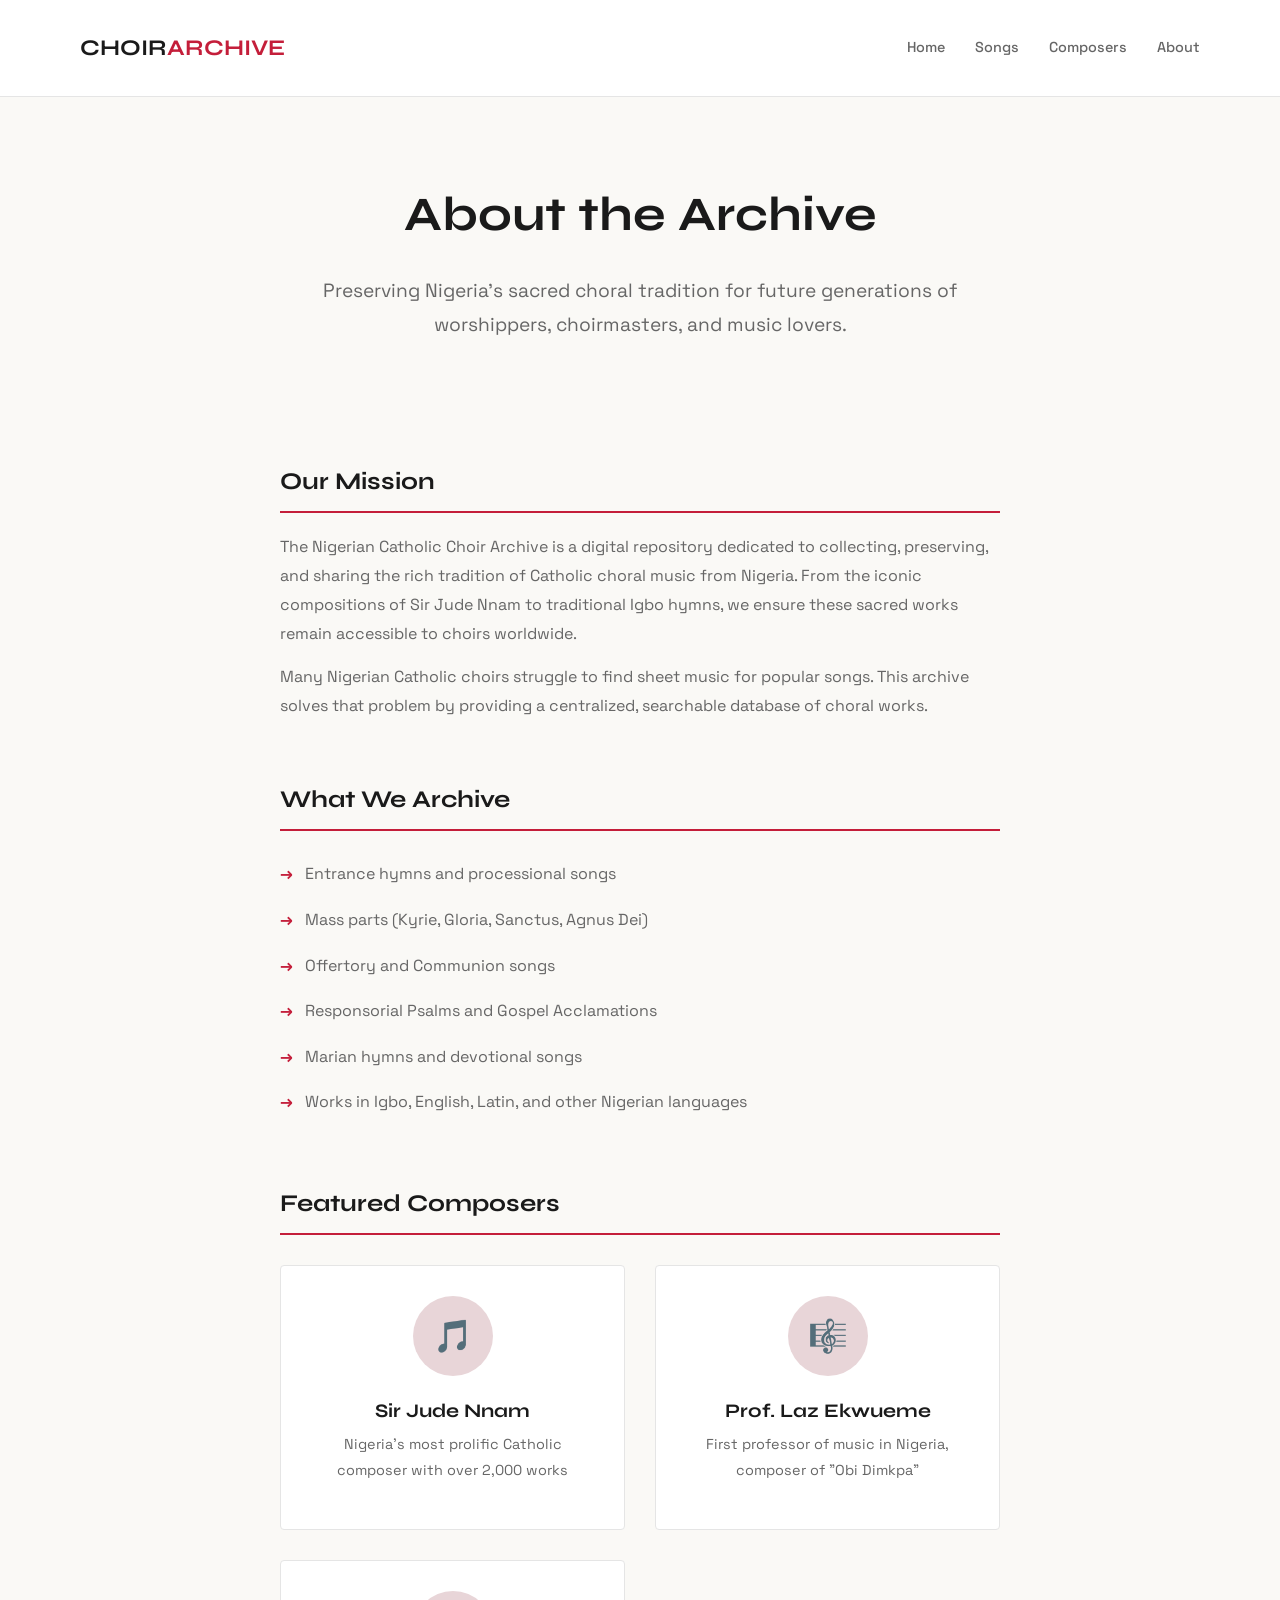
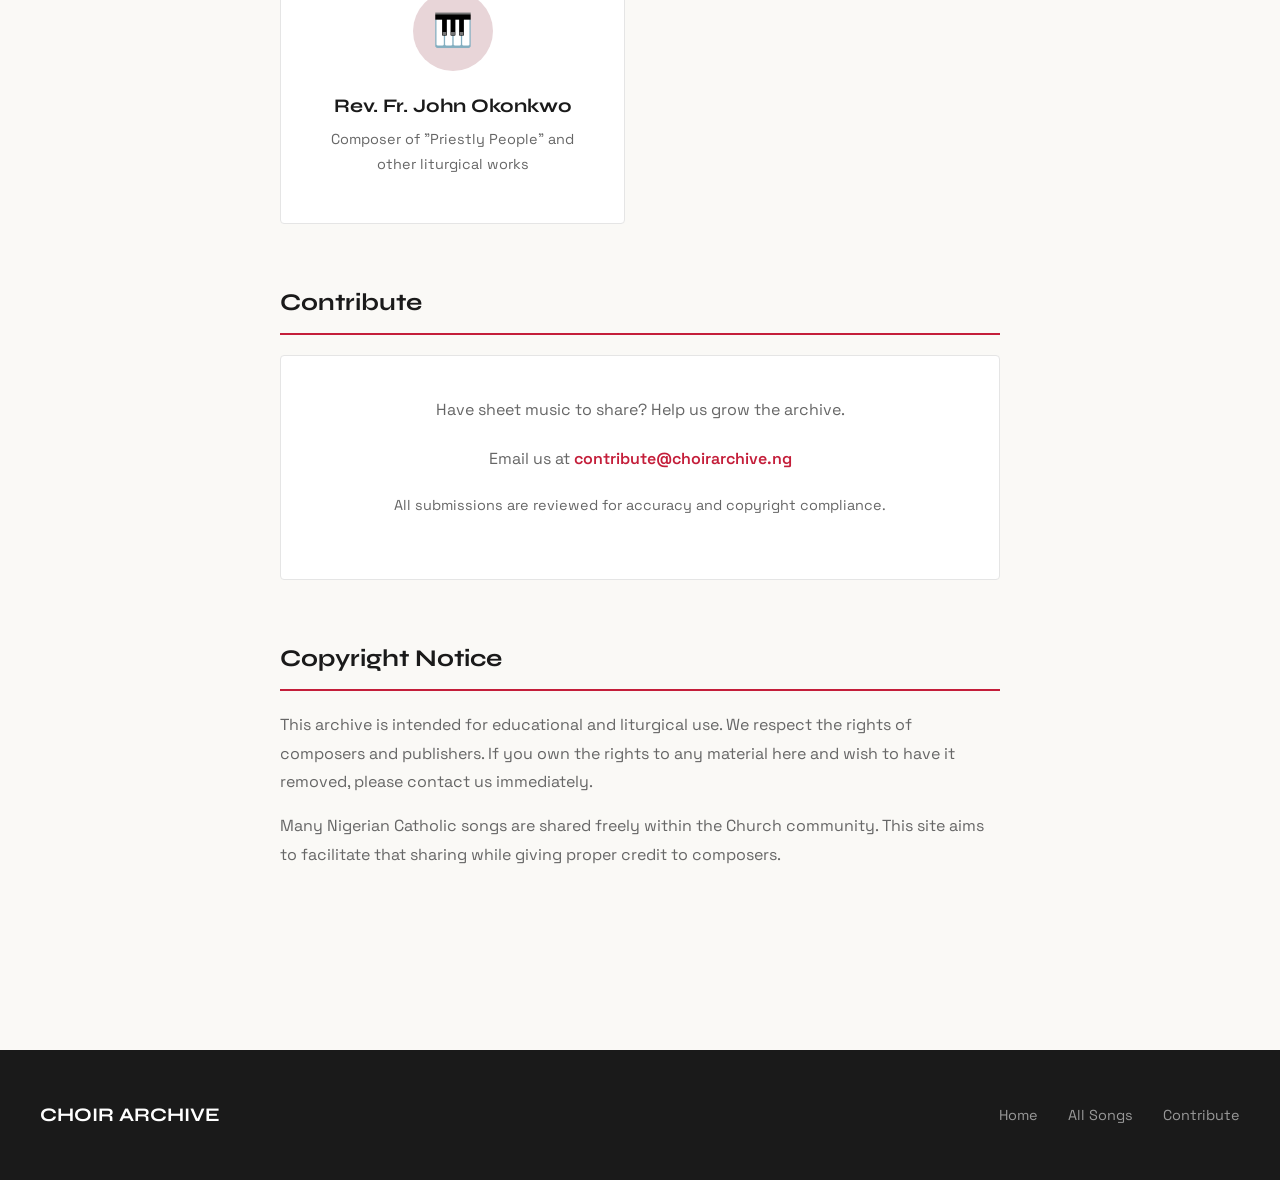
<file: about.html>
<!DOCTYPE html>
<html lang="en">
<head>
    <meta charset="UTF-8">
    <meta name="viewport" content="width=device-width, initial-scale=1.0">
    <title>About - Nigerian Catholic Choir Archive</title>
    <link href="https://fonts.googleapis.com/css2?family=Space+Grotesk:wght@300;400;500;600;700&family=Syne:wght@400;500;600;700;800&display=swap" rel="stylesheet">
    <link rel="stylesheet" href="css/style.css">
    <style>
        .about-hero {
            padding: 80px 40px;
            max-width: 800px;
            margin: 0 auto;
            text-align: center;
        }

        .about-hero h1 {
            font-family: 'Syne', sans-serif;
            font-size: 3rem;
            margin-bottom: 20px;
        }

        .about-hero p {
            font-size: 1.2rem;
            color: var(--text-muted);
            line-height: 1.8;
        }

        .about-content {
            max-width: 800px;
            margin: 0 auto;
            padding: 40px;
        }

        .about-section {
            margin-bottom: 60px;
        }

        .about-section h2 {
            font-family: 'Syne', sans-serif;
            font-size: 1.5rem;
            margin-bottom: 20px;
            padding-bottom: 10px;
            border-bottom: 2px solid var(--accent);
        }

        .about-section p {
            color: var(--text-muted);
            line-height: 1.8;
            margin-bottom: 15px;
        }

        .about-section ul {
            list-style: none;
            padding-left: 0;
        }

        .about-section li {
            padding: 10px 0;
            padding-left: 25px;
            position: relative;
            color: var(--text-muted);
        }

        .about-section li::before {
            content: '→';
            position: absolute;
            left: 0;
            color: var(--accent);
            font-weight: bold;
        }

        .team-grid {
            display: grid;
            grid-template-columns: repeat(auto-fit, minmax(250px, 1fr));
            gap: 30px;
            margin-top: 30px;
        }

        .team-member {
            background: var(--card);
            border: 1px solid var(--border);
            padding: 30px;
            text-align: center;
            border-radius: 4px;
        }

        .team-member .avatar {
            width: 80px;
            height: 80px;
            background: var(--accent-light);
            border-radius: 50%;
            margin: 0 auto 20px;
            display: flex;
            align-items: center;
            justify-content: center;
            font-size: 2rem;
        }

        .team-member h4 {
            font-family: 'Syne', sans-serif;
            font-size: 1.2rem;
            margin-bottom: 5px;
        }

        .team-member p {
            font-size: 0.9rem;
            color: var(--text-muted);
        }

        .contact-box {
            background: var(--card);
            border: 1px solid var(--border);
            padding: 40px;
            text-align: center;
            border-radius: 4px;
        }

        .contact-box p {
            margin-bottom: 20px;
        }

        .contact-box a {
            color: var(--accent);
            text-decoration: none;
            font-weight: 600;
        }

        .contact-box a:hover {
            text-decoration: underline;
        }
    </style>
</head>
<body>
    <header>
        <div class="header-content">
            <div class="logo">CHOIR<span>ARCHIVE</span></div>
            <nav>
                <a href="index.html">Home</a>
                <a href="songs.html">Songs</a>
                <a href="composers.html">Composers</a>
                <a href="about.html">About</a>
            </nav>
        </div>
    </header>

    <div class="about-hero">
        <h1>About the Archive</h1>
        <p>Preserving Nigeria's sacred choral tradition for future generations of worshippers, choirmasters, and music lovers.</p>
    </div>

    <div class="about-content">
        <div class="about-section">
            <h2>Our Mission</h2>
            <p>The Nigerian Catholic Choir Archive is a digital repository dedicated to collecting, preserving, and sharing the rich tradition of Catholic choral music from Nigeria. From the iconic compositions of Sir Jude Nnam to traditional Igbo hymns, we ensure these sacred works remain accessible to choirs worldwide.</p>
            <p>Many Nigerian Catholic choirs struggle to find sheet music for popular songs. This archive solves that problem by providing a centralized, searchable database of choral works.</p>
        </div>

        <div class="about-section">
            <h2>What We Archive</h2>
            <ul>
                <li>Entrance hymns and processional songs</li>
                <li>Mass parts (Kyrie, Gloria, Sanctus, Agnus Dei)</li>
                <li>Offertory and Communion songs</li>
                <li>Responsorial Psalms and Gospel Acclamations</li>
                <li>Marian hymns and devotional songs</li>
                <li>Works in Igbo, English, Latin, and other Nigerian languages</li>
            </ul>
        </div>

        <div class="about-section">
            <h2>Featured Composers</h2>
            <div class="team-grid">
                <div class="team-member">
                    <div class="avatar">🎵</div>
                    <h4>Sir Jude Nnam</h4>
                    <p>Nigeria's most prolific Catholic composer with over 2,000 works</p>
                </div>
                <div class="team-member">
                    <div class="avatar">🎼</div>
                    <h4>Prof. Laz Ekwueme</h4>
                    <p>First professor of music in Nigeria, composer of "Obi Dimkpa"</p>
                </div>
                <div class="team-member">
                    <div class="avatar">🎹</div>
                    <h4>Rev. Fr. John Okonkwo</h4>
                    <p>Composer of "Priestly People" and other liturgical works</p>
                </div>
            </div>
        </div>

        <div class="about-section">
            <h2>Contribute</h2>
            <div class="contact-box">
                <p>Have sheet music to share? Help us grow the archive.</p>
                <p>Email us at <a href="mailto:contribute@choirarchive.ng">contribute@choirarchive.ng</a></p>
                <p style="margin-top: 20px; font-size: 0.9rem;">All submissions are reviewed for accuracy and copyright compliance.</p>
            </div>
        </div>

        <div class="about-section">
            <h2>Copyright Notice</h2>
            <p>This archive is intended for educational and liturgical use. We respect the rights of composers and publishers. If you own the rights to any material here and wish to have it removed, please contact us immediately.</p>
            <p>Many Nigerian Catholic songs are shared freely within the Church community. This site aims to facilitate that sharing while giving proper credit to composers.</p>
        </div>
    </div>

    <footer>
        <div class="footer-content">
            <div class="footer-logo">CHOIR ARCHIVE</div>
            <div class="footer-links">
                <a href="index.html">Home</a>
                <a href="songs.html">All Songs</a>
                <a href="submit.html">Contribute</a>
            </div>
        </div>
    </footer>

    <script src="js/main.js"></script>
</body>
</html>
</file>
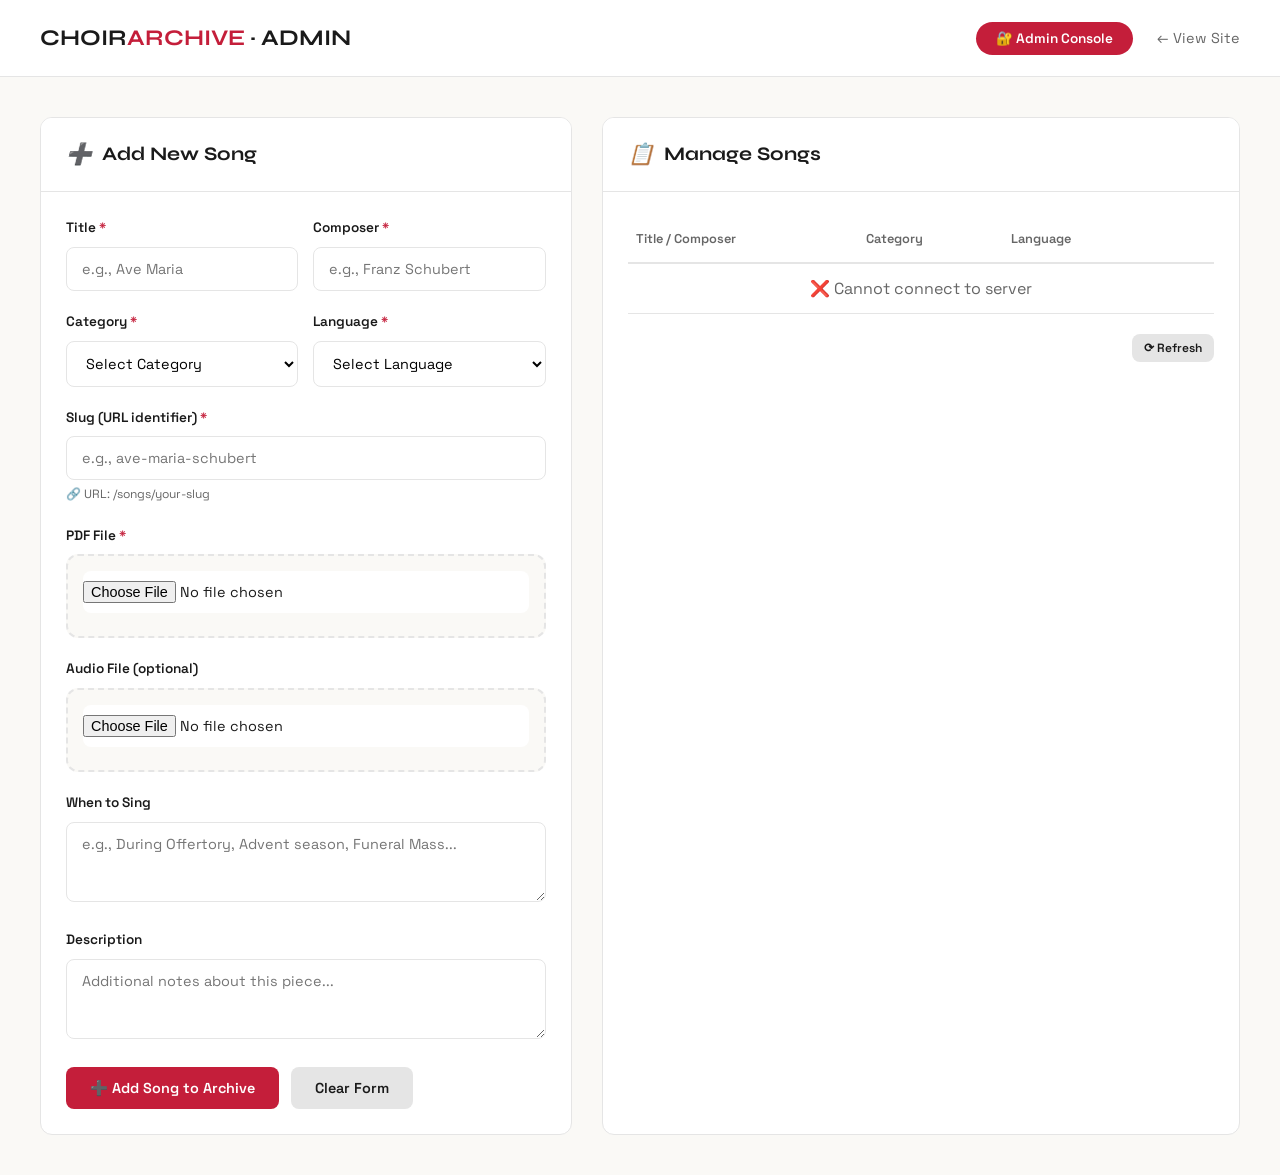
<file: admin.html>
<!DOCTYPE html>
<html lang="en">
<head>
    <meta charset="UTF-8">
    <meta name="viewport" content="width=device-width, initial-scale=1.0">
    <title>Admin Panel · Choir Archive</title>
    <link href="https://fonts.googleapis.com/css2?family=Space+Grotesk:wght@300;400;500;600;700&family=Syne:wght@400;500;600;700;800&display=swap" rel="stylesheet">
    <style>
        * {
            margin: 0;
            padding: 0;
            box-sizing: border-box;
        }

        :root {
            --bg: #faf9f6;
            --text: #1a1a1a;
            --text-muted: #666;
            --accent: #c41e3a;
            --accent-light: #e8d5d8;
            --border: #e5e5e5;
            --card: #ffffff;
            --success: #2e7d32;
            --error: #c62828;
        }

        body {
            font-family: 'Space Grotesk', sans-serif;
            background: var(--bg);
            color: var(--text);
            line-height: 1.6;
        }

        .admin-header {
            background: var(--card);
            border-bottom: 1px solid var(--border);
            padding: 20px 40px;
            position: sticky;
            top: 0;
            z-index: 100;
        }

        .admin-header-content {
            max-width: 1400px;
            margin: 0 auto;
            display: flex;
            justify-content: space-between;
            align-items: center;
        }

        .logo {
            font-family: 'Syne', sans-serif;
            font-size: 1.4rem;
            font-weight: 700;
        }

        .logo span {
            color: var(--accent);
        }

        .admin-badge {
            background: var(--accent);
            color: white;
            padding: 8px 20px;
            border-radius: 30px;
            font-size: 0.85rem;
            font-weight: 600;
        }

        .view-site {
            color: var(--text-muted);
            text-decoration: none;
            margin-left: 20px;
            font-size: 0.9rem;
        }

        .view-site:hover {
            color: var(--accent);
        }

        .admin-container {
            max-width: 1400px;
            margin: 0 auto;
            padding: 40px;
        }

        .alert {
            padding: 15px 20px;
            border-radius: 8px;
            margin-bottom: 30px;
            font-weight: 500;
            animation: slideIn 0.3s ease;
        }

        @keyframes slideIn {
            from {
                opacity: 0;
                transform: translateY(-10px);
            }
            to {
                opacity: 1;
                transform: translateY(0);
            }
        }

        .alert-success {
            background: #e8f5e9;
            border-left: 4px solid var(--success);
            color: var(--success);
        }

        .alert-error {
            background: #ffebee;
            border-left: 4px solid var(--error);
            color: var(--error);
        }

        .alert-info {
            background: #e3f2fd;
            border-left: 4px solid #1976d2;
            color: #1565c0;
        }

        .admin-grid {
            display: grid;
            grid-template-columns: 1fr 1.2fr;
            gap: 30px;
        }

        @media (max-width: 900px) {
            .admin-grid {
                grid-template-columns: 1fr;
            }
            .admin-container {
                padding: 20px;
            }
            .admin-header-content {
                flex-direction: column;
                gap: 15px;
            }
        }

        .card {
            background: var(--card);
            border: 1px solid var(--border);
            border-radius: 12px;
            overflow: hidden;
        }

        .card-header {
            padding: 20px 25px;
            background: var(--card);
            border-bottom: 1px solid var(--border);
            font-family: 'Syne', sans-serif;
            font-size: 1.2rem;
            font-weight: 700;
            display: flex;
            align-items: center;
            gap: 10px;
        }

        .card-header i {
            color: var(--accent);
            font-size: 1.3rem;
        }

        .card-body {
            padding: 25px;
        }

        .form-group {
            margin-bottom: 20px;
        }

        label {
            display: block;
            font-weight: 600;
            font-size: 0.85rem;
            margin-bottom: 8px;
            color: var(--text);
        }

        label .required {
            color: var(--accent);
        }

        input, select, textarea {
            width: 100%;
            padding: 12px 15px;
            border: 1px solid var(--border);
            border-radius: 8px;
            font-family: 'Space Grotesk', sans-serif;
            font-size: 0.9rem;
            transition: all 0.3s;
            background: var(--card);
        }

        input:focus, select:focus, textarea:focus {
            outline: none;
            border-color: var(--accent);
            box-shadow: 0 0 0 3px rgba(196, 30, 58, 0.1);
        }

        textarea {
            resize: vertical;
            min-height: 80px;
        }

        .form-row {
            display: grid;
            grid-template-columns: 1fr 1fr;
            gap: 15px;
        }

        .btn {
            padding: 12px 24px;
            border: none;
            border-radius: 8px;
            font-weight: 600;
            font-size: 0.9rem;
            cursor: pointer;
            transition: all 0.3s;
            font-family: 'Space Grotesk', sans-serif;
        }

        .btn-primary {
            background: var(--accent);
            color: white;
        }

        .btn-primary:hover {
            background: #a01830;
            transform: translateY(-1px);
        }

        .btn-secondary {
            background: var(--border);
            color: var(--text);
        }

        .btn-secondary:hover {
            background: #d4d4d4;
        }

        .btn-sm {
            padding: 6px 12px;
            font-size: 0.75rem;
        }

        .button-group {
            display: flex;
            gap: 12px;
            margin-top: 10px;
        }

        .songs-table-wrapper {
            overflow-x: auto;
        }

        .songs-table {
            width: 100%;
            border-collapse: collapse;
        }

        .songs-table th {
            text-align: left;
            padding: 12px 8px;
            border-bottom: 2px solid var(--border);
            font-weight: 600;
            font-size: 0.8rem;
            color: var(--text-muted);
        }

        .songs-table td {
            padding: 12px 8px;
            border-bottom: 1px solid var(--border);
            vertical-align: middle;
        }

        .song-title {
            font-weight: 600;
        }

        .song-composer {
            font-size: 0.8rem;
            color: var(--text-muted);
        }

        .category-badge {
            background: var(--accent-light);
            color: var(--accent);
            padding: 4px 10px;
            border-radius: 20px;
            font-size: 0.7rem;
            font-weight: 600;
            display: inline-block;
        }

        .delete-btn {
            background: none;
            border: none;
            color: var(--error);
            cursor: pointer;
            font-size: 1.1rem;
            padding: 5px 10px;
            transition: opacity 0.3s;
        }

        .delete-btn:hover {
            opacity: 0.7;
        }

        .empty-state {
            text-align: center;
            padding: 40px;
            color: var(--text-muted);
        }

        .loading {
            text-align: center;
            padding: 20px;
            color: var(--text-muted);
        }

        .spinner {
            display: inline-block;
            width: 20px;
            height: 20px;
            border: 2px solid var(--border);
            border-top-color: var(--accent);
            border-radius: 50%;
            animation: spin 0.6s linear infinite;
        }

        @keyframes spin {
            to { transform: rotate(360deg); }
        }

        .slug-preview {
            font-size: 0.75rem;
            color: var(--text-muted);
            margin-top: 5px;
        }

        .file-input-group {
            border: 2px dashed var(--border);
            border-radius: 12px;
            padding: 15px;
            background: var(--bg);
        }

        .file-input-group input {
            border: none;
            padding: 10px 0;
        }

        .upload-status {
            font-size: 0.8rem;
            margin-top: 8px;
            color: var(--success);
        }
    </style>
</head>
<body>
    <div class="admin-header">
        <div class="admin-header-content">
            <div class="logo">CHOIR<span>ARCHIVE</span> · ADMIN</div>
            <div>
                <span class="admin-badge">🔐 Admin Console</span>
                <a href="index.html" class="view-site">← View Site</a>
            </div>
        </div>
    </div>

    <div class="admin-container">
        <div id="alertContainer"></div>

        <div class="admin-grid">
            <!-- Add Song Form -->
            <div class="card">
                <div class="card-header">
                    <i>➕</i> Add New Song
                </div>
                <div class="card-body">
                    <form id="addSongForm">
                        <div class="form-row">
                            <div class="form-group">
                                <label>Title <span class="required">*</span></label>
                                <input type="text" id="title" required placeholder="e.g., Ave Maria">
                            </div>
                            <div class="form-group">
                                <label>Composer <span class="required">*</span></label>
                                <input type="text" id="composer" required placeholder="e.g., Franz Schubert">
                            </div>
                        </div>

                        <div class="form-row">
                            <div class="form-group">
                                <label>Category <span class="required">*</span></label>
                                <select id="category" required>
                                    <option value="">Select Category</option>
                                    <option value="Entrance">Entrance</option>
                                    <option value="Gloria">Gloria</option>
                                    <option value="Psalm">Psalm</option>
                                    <option value="Alleluia">Alleluia</option>
                                    <option value="Offertory">Offertory</option>
                                    <option value="Sanctus">Sanctus</option>
                                    <option value="Agnus Dei">Agnus Dei</option>
                                    <option value="Communion">Communion</option>
                                    <option value="Recessional">Recessional</option>
                                    <option value="Traditional Igbo">Traditional Igbo</option>
                                    <option value="Yoruba Hymn">Yoruba Hymn</option>
                                    <option value="Hausa">Hausa</option>
                                </select>
                            </div>
                            <div class="form-group">
                                <label>Language <span class="required">*</span></label>
                                <select id="language" required>
                                    <option value="">Select Language</option>
                                    <option value="English">English</option>
                                    <option value="Igbo">Igbo</option>
                                    <option value="Yoruba">Yoruba</option>
                                    <option value="Hausa">Hausa</option>
                                    <option value="Latin">Latin</option>
                                    <option value="Bilingual">Bilingual</option>
                                </select>
                            </div>
                        </div>

                        <div class="form-group">
                            <label>Slug (URL identifier) <span class="required">*</span></label>
                            <input type="text" id="slug" required placeholder="e.g., ave-maria-schubert">
                            <div class="slug-preview">🔗 URL: /songs/your-slug</div>
                        </div>

                        <div class="form-group">
                            <label>PDF File <span class="required">*</span></label>
                            <div class="file-input-group">
                                <input type="file" id="pdfFile" accept=".pdf,.jpg,.jpeg,.png">
                                <div id="pdfStatus" class="upload-status"></div>
                            </div>
                            <input type="hidden" id="pdfUrl">
                        </div>

                        <div class="form-group">
                            <label>Audio File (optional)</label>
                            <div class="file-input-group">
                                <input type="file" id="audioFile" accept=".mp3,.m4a,.wav,.ogg">
                                <div id="audioStatus" class="upload-status"></div>
                            </div>
                            <input type="hidden" id="audioUrl">
                        </div>

                        <div class="form-group">
                            <label>When to Sing</label>
                            <textarea id="whenToSing" placeholder="e.g., During Offertory, Advent season, Funeral Mass..."></textarea>
                        </div>

                        <div class="form-group">
                            <label>Description</label>
                            <textarea id="description" placeholder="Additional notes about this piece..."></textarea>
                        </div>

                        <div class="button-group">
                            <button type="submit" class="btn btn-primary" id="submitBtn">➕ Add Song to Archive</button>
                            <button type="button" class="btn btn-secondary" id="clearBtn">Clear Form</button>
                        </div>
                    </form>
                </div>
            </div>

            <!-- Manage Songs -->
            <div class="card">
                <div class="card-header">
                    <i>📋</i> Manage Songs
                    <span style="margin-left: auto; font-size: 0.75rem;" id="songCount"></span>
                </div>
                <div class="card-body">
                    <div class="songs-table-wrapper">
                        <table class="songs-table">
                            <thead>
                                <tr><th>Title / Composer</th><th>Category</th><th>Language</th><th style="width:60px"></th></tr>
                            </thead>
                            <tbody id="songsTableBody">
                                <tr><td colspan="4" class="loading"><div class="spinner"></div> Loading...</td></tr>
                            </tbody>
                        </table>
                    </div>
                    <div class="button-group" style="margin-top: 20px; justify-content: flex-end;">
                        <button id="refreshBtn" class="btn btn-secondary btn-sm">⟳ Refresh</button>
                    </div>
                </div>
            </div>
        </div>
    </div>

    <script>
        const API_BASE = 'https://choir-archive-backendd.onrender.com/api';

        function showAlert(message, type = 'info') {
            const container = document.getElementById('alertContainer');
            const alert = document.createElement('div');
            alert.className = `alert alert-${type}`;
            alert.innerHTML = message;
            container.innerHTML = '';
            container.appendChild(alert);
            setTimeout(() => alert.remove(), 5000);
        }

        async function uploadFile(file, type) {
            if (!file) return null;
            
            const formData = new FormData();
            formData.append('file', file);
            
            const statusDiv = document.getElementById(`${type}Status`);
            statusDiv.innerHTML = '<span class="spinner"></span> Uploading...';
            statusDiv.style.color = '#666';
            
            try {
                const response = await fetch(`${API_BASE}/upload/${type}`, {
                    method: 'POST',
                    body: formData
                });
                
                const result = await response.json();
                
                if (!response.ok) throw new Error(result.message);
                
                statusDiv.innerHTML = `✅ Uploaded successfully!`;
                statusDiv.style.color = 'var(--success)';
                return result.url;
            } catch (error) {
                statusDiv.innerHTML = `❌ Upload failed: ${error.message}`;
                statusDiv.style.color = 'var(--error)';
                return null;
            }
        }

        async function addSong(event) {
            event.preventDefault();
            
            const pdfFile = document.getElementById('pdfFile').files[0];
            if (!pdfFile) {
                showAlert('Please select a PDF file', 'error');
                return;
            }
            
            const submitBtn = document.getElementById('submitBtn');
            submitBtn.disabled = true;
            submitBtn.textContent = '⏳ Uploading files...';
            
            // Upload PDF
            const pdfUrl = await uploadFile(pdfFile, 'pdf');
            if (!pdfUrl) {
                submitBtn.disabled = false;
                submitBtn.textContent = '➕ Add Song to Archive';
                return;
            }
            
            // Upload Audio (if selected)
            const audioFile = document.getElementById('audioFile').files[0];
            let audioUrl = null;
            if (audioFile) {
                submitBtn.textContent = '⏳ Uploading audio...';
                audioUrl = await uploadFile(audioFile, 'audio');
            }
            
            const songData = {
                slug: document.getElementById('slug').value.trim(),
                title: document.getElementById('title').value.trim(),
                composer: document.getElementById('composer').value.trim(),
                category: document.getElementById('category').value,
                language: document.getElementById('language').value,
                description: document.getElementById('description').value.trim(),
                whenToSing: document.getElementById('whenToSing').value.trim(),
                pdfUrl: pdfUrl,
                audioUrl: audioUrl || ''
            };
            
            if (!songData.slug) {
                songData.slug = songData.title.toLowerCase().replace(/\s+/g, '-') + '-' + songData.composer.toLowerCase().split(' ')[0];
            }
            
            submitBtn.textContent = '⏳ Saving to database...';
            
            try {
                const response = await fetch(`${API_BASE}/songs`, {
                    method: 'POST',
                    headers: { 'Content-Type': 'application/json' },
                    body: JSON.stringify(songData)
                });
                
                if (!response.ok) throw new Error('Failed to save song');
                
                showAlert(`✅ "${songData.title}" has been added!`, 'success');
                resetForm();
                fetchSongs();
            } catch (error) {
                showAlert(`❌ Error: ${error.message}`, 'error');
            } finally {
                submitBtn.disabled = false;
                submitBtn.textContent = '➕ Add Song to Archive';
            }
        }

        function generateSlug(title, composer) {
            let slug = title.toLowerCase().replace(/[^\w\s-]/g, '').replace(/\s+/g, '-');
            if (composer) slug += '-' + composer.toLowerCase().split(' ')[0];
            return slug;
        }

        document.getElementById('title').addEventListener('input', function() {
            const title = this.value;
            const composer = document.getElementById('composer').value;
            if (title && !document.getElementById('slug').value) {
                document.getElementById('slug').value = generateSlug(title, composer);
            }
        });

        document.getElementById('composer').addEventListener('input', function() {
            const title = document.getElementById('title').value;
            const composer = this.value;
            if (title && composer && !document.getElementById('slug').value) {
                document.getElementById('slug').value = generateSlug(title, composer);
            }
        });

        async function fetchSongs() {
            const tbody = document.getElementById('songsTableBody');
            tbody.innerHTML = '<tr><td colspan="4" class="loading"><div class="spinner"></div> Loading...</td></tr>';
            
            try {
                const response = await fetch(`${API_BASE}/songs`);
                if (!response.ok) throw new Error('Failed to fetch');
                const songs = await response.json();
                renderSongsTable(songs);
                document.getElementById('songCount').innerHTML = `${songs.length} song${songs.length !== 1 ? 's' : ''}`;
            } catch (error) {
                tbody.innerHTML = `<tr><td colspan="4" class="empty-state">❌ Cannot connect to server</td></tr>`;
            }
        }

        function renderSongsTable(songs) {
            const tbody = document.getElementById('songsTableBody');
            if (!songs.length) {
                tbody.innerHTML = '<tr><td colspan="4" class="empty-state">📭 No songs yet. Add your first song!</td></tr>';
                return;
            }
            
            tbody.innerHTML = songs.map(song => `
                <tr>
                    <td>
                        <div class="song-title">${escapeHtml(song.title)}</div>
                        <div class="song-composer">${escapeHtml(song.composer)}</div>
                    </td>
                    <td><span class="category-badge">${escapeHtml(song.category)}</span></td>
                    <td>${escapeHtml(song.language)}</td>
                    <td><button class="delete-btn" data-slug="${escapeHtml(song.slug)}" data-title="${escapeHtml(song.title)}">🗑️</button></td>
                </tr>
            `).join('');
            
            document.querySelectorAll('.delete-btn').forEach(btn => {
                btn.addEventListener('click', () => deleteSong(btn.dataset.slug, btn.dataset.title));
            });
        }

        async function deleteSong(slug, title) {
            if (!confirm(`Delete "${title}"?`)) return;
            try {
                const response = await fetch(`${API_BASE}/songs/${slug}`, { method: 'DELETE' });
                if (!response.ok) throw new Error('Delete failed');
                showAlert(`✅ "${title}" deleted`, 'success');
                fetchSongs();
            } catch (error) {
                showAlert(`❌ Delete failed`, 'error');
            }
        }

        function resetForm() {
            document.getElementById('addSongForm').reset();
            document.getElementById('pdfUrl').value = '';
            document.getElementById('audioUrl').value = '';
            document.getElementById('pdfStatus').innerHTML = '';
            document.getElementById('audioStatus').innerHTML = '';
            document.getElementById('title').focus();
        }

        function escapeHtml(str) {
            if (!str) return '';
            return str.replace(/[&<>]/g, function(m) {
                if (m === '&') return '&amp;';
                if (m === '<') return '&lt;';
                if (m === '>') return '&gt;';
                return m;
            });
        }

        document.getElementById('addSongForm').addEventListener('submit', addSong);
        document.getElementById('clearBtn').addEventListener('click', resetForm);
        document.getElementById('refreshBtn').addEventListener('click', fetchSongs);
        
        fetchSongs();
    </script>
</body>
</html>
</file>
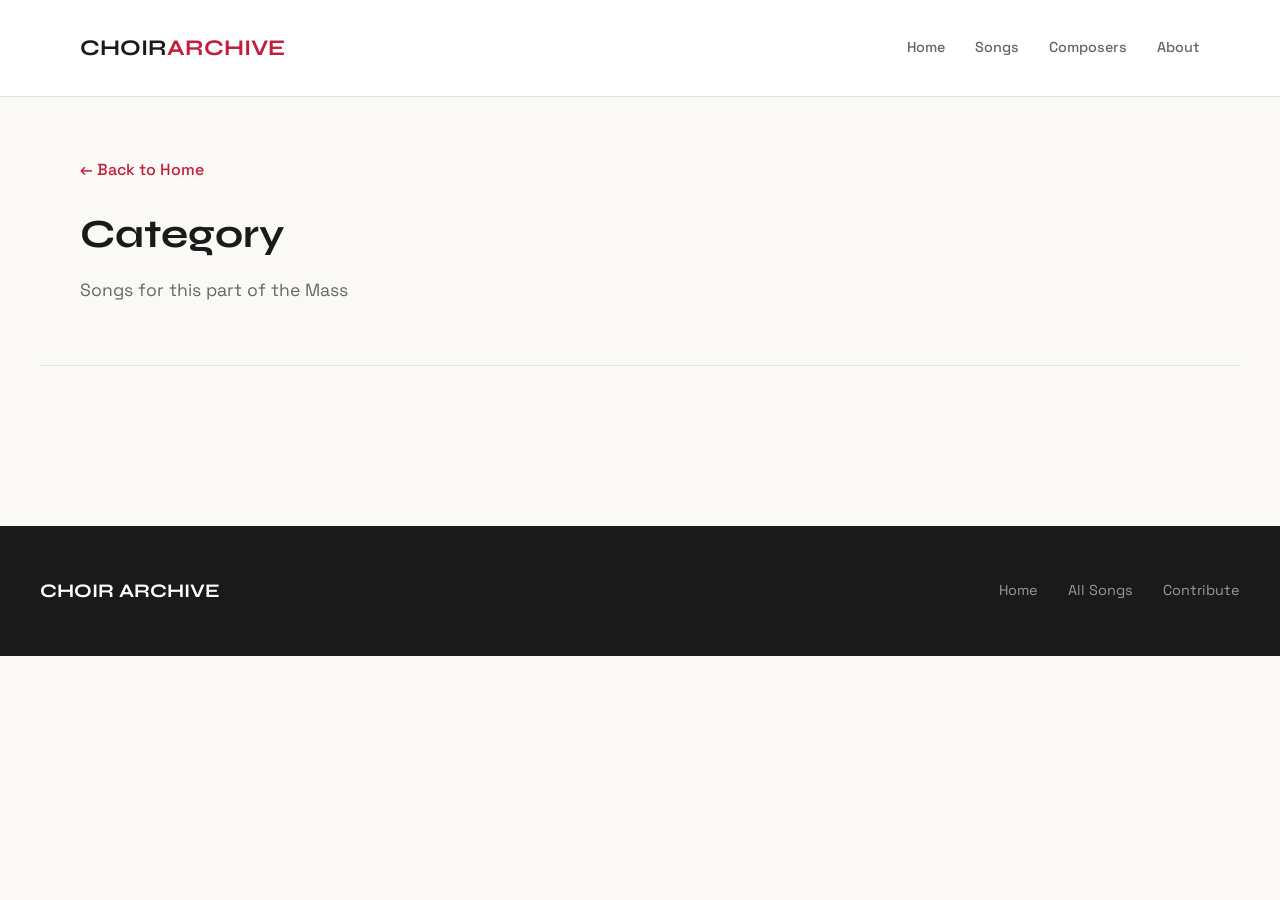
<file: category.html>
<!DOCTYPE html>
<html lang="en">
<head>
    <meta charset="UTF-8">
    <meta name="viewport" content="width=device-width, initial-scale=1.0">
    <title>Category - Nigerian Catholic Choir Archive</title>
    <link href="https://fonts.googleapis.com/css2?family=Space+Grotesk:wght@300;400;500;600;700&family=Syne:wght@400;500;600;700;800&display=swap" rel="stylesheet">
    <link rel="stylesheet" href="css/style.css">
    <style>
        .category-header {
            padding: 60px 40px;
            max-width: 1200px;
            margin: 0 auto;
            border-bottom: 1px solid var(--border);
        }

        .category-header h1 {
            font-family: 'Syne', sans-serif;
            font-size: 2.5rem;
            margin-bottom: 10px;
        }

        .category-header p {
            color: var(--text-muted);
            font-size: 1.1rem;
        }

        .songs-grid {
            max-width: 1200px;
            margin: 0 auto;
            padding: 40px;
            display: grid;
            grid-template-columns: repeat(auto-fill, minmax(300px, 1fr));
            gap: 20px;
        }

        .song-item {
            background: var(--card);
            border: 1px solid var(--border);
            padding: 25px;
            cursor: pointer;
            transition: all 0.3s;
            border-radius: 4px;
        }

        .song-item:hover {
            border-color: var(--accent);
            transform: translateY(-4px);
            box-shadow: 0 10px 30px rgba(0,0,0,0.08);
        }

        .song-item .category-tag {
            font-size: 0.75rem;
            text-transform: uppercase;
            color: var(--accent);
            font-weight: 600;
            margin-bottom: 10px;
        }

        .song-item h3 {
            font-family: 'Syne', sans-serif;
            font-size: 1.3rem;
            margin-bottom: 8px;
        }

        .song-item .composer {
            color: var(--text-muted);
            margin-bottom: 15px;
        }

        .song-item .meta {
            font-size: 0.85rem;
            color: var(--text-muted);
            padding-top: 15px;
            border-top: 1px solid var(--border);
        }

        .back-link {
            display: inline-block;
            margin-bottom: 20px;
            color: var(--accent);
            text-decoration: none;
            font-weight: 500;
        }

        .back-link:hover {
            text-decoration: underline;
        }

        .empty-state {
            text-align: center;
            padding: 80px 40px;
            color: var(--text-muted);
        }

        .empty-state h3 {
            font-family: 'Syne', sans-serif;
            font-size: 1.5rem;
            margin-bottom: 10px;
            color: var(--text);
        }
    </style>
</head>
<body>
    <header>
        <div class="header-content">
            <div class="logo">CHOIR<span>ARCHIVE</span></div>
            <nav>
                <a href="index.html">Home</a>
                <a href="songs.html">Songs</a>
                <a href="composers.html">Composers</a>
                <a href="about.html">About</a>
            </nav>
        </div>
    </header>

    <div class="category-header">
        <div style="max-width: 1200px; margin: 0 auto;">
            <a href="index.html" class="back-link">← Back to Home</a>
            <h1 id="categoryTitle">Category</h1>
            <p id="categoryDesc">Songs for this part of the Mass</p>
        </div>
    </div>

    <div class="songs-grid" id="songsGrid">
        <!-- Populated by JS -->
    </div>

    <footer>
        <div class="footer-content">
            <div class="footer-logo">CHOIR ARCHIVE</div>
            <div class="footer-links">
                <a href="index.html">Home</a>
                <a href="songs.html">All Songs</a>
                <a href="submit.html">Contribute</a>
            </div>
        </div>
    </footer>

    <script src="js/main.js"></script>
    <script>
    const API_URL = 'https://choir-archive-backendd.onrender.com/api';

    // Get category from URL
    const urlParams = new URLSearchParams(window.location.search);
    const categorySlug = urlParams.get('cat');

    // Category names mapping
    const categoryNames = {
        "entrance": "Entrance",
        "kyrie": "Kyrie",
        "gloria": "Gloria",
        "psalm": "Responsorial Psalm",
        "gospel-acclamation": "Gospel Acclamation",
        "offertory": "Offertory",
        "sanctus": "Sanctus",
        "agnus-dei": "Agnus Dei",
        "communion": "Communion",
        "recessional": "Recessional",
        "marian": "Marian Hymns"
    };

    async function getSongsByCategory(category) {
        const response = await fetch(`${API_URL}/songs/category/${category}`);
        return await response.json();
    }

    // Display category
    async function displayCategory() {
        const title = document.getElementById('categoryTitle');
        const desc = document.getElementById('categoryDesc');
        const grid = document.getElementById('songsGrid');
        
        if (!categorySlug || !categoryNames[categorySlug]) {
            title.textContent = "Category Not Found";
            desc.textContent = "Please select a valid category from the homepage.";
            grid.innerHTML = '';
            return;
        }

        title.textContent = categoryNames[categorySlug];
        desc.textContent = `All songs for the ${categoryNames[categorySlug]} part of the Mass`;

        const categorySongs = await getSongsByCategory(categorySlug);

        if (categorySongs.length === 0) {
            grid.innerHTML = `
                <div class="empty-state" style="grid-column: 1 / -1;">
                    <h3>No songs yet</h3>
                    <p>Songs for this category will be added soon.</p>
                </div>
            `;
            return;
        }

        grid.innerHTML = categorySongs.map(song => `
            <div class="song-item" onclick="goToSong('${song.slug}')">
                <div class="category-tag">${song.category}</div>
                <h3>${song.title}</h3>
                <p class="composer">${song.composer}</p>
                <div class="meta">${song.language} • ${song.dateAdded}</div>
            </div>
        `).join('');
    }

    function goToSong(slug) {
        window.location.href = `song.html?song=${slug}`;
    }

    document.addEventListener('DOMContentLoaded', displayCategory);
</script>
</file>
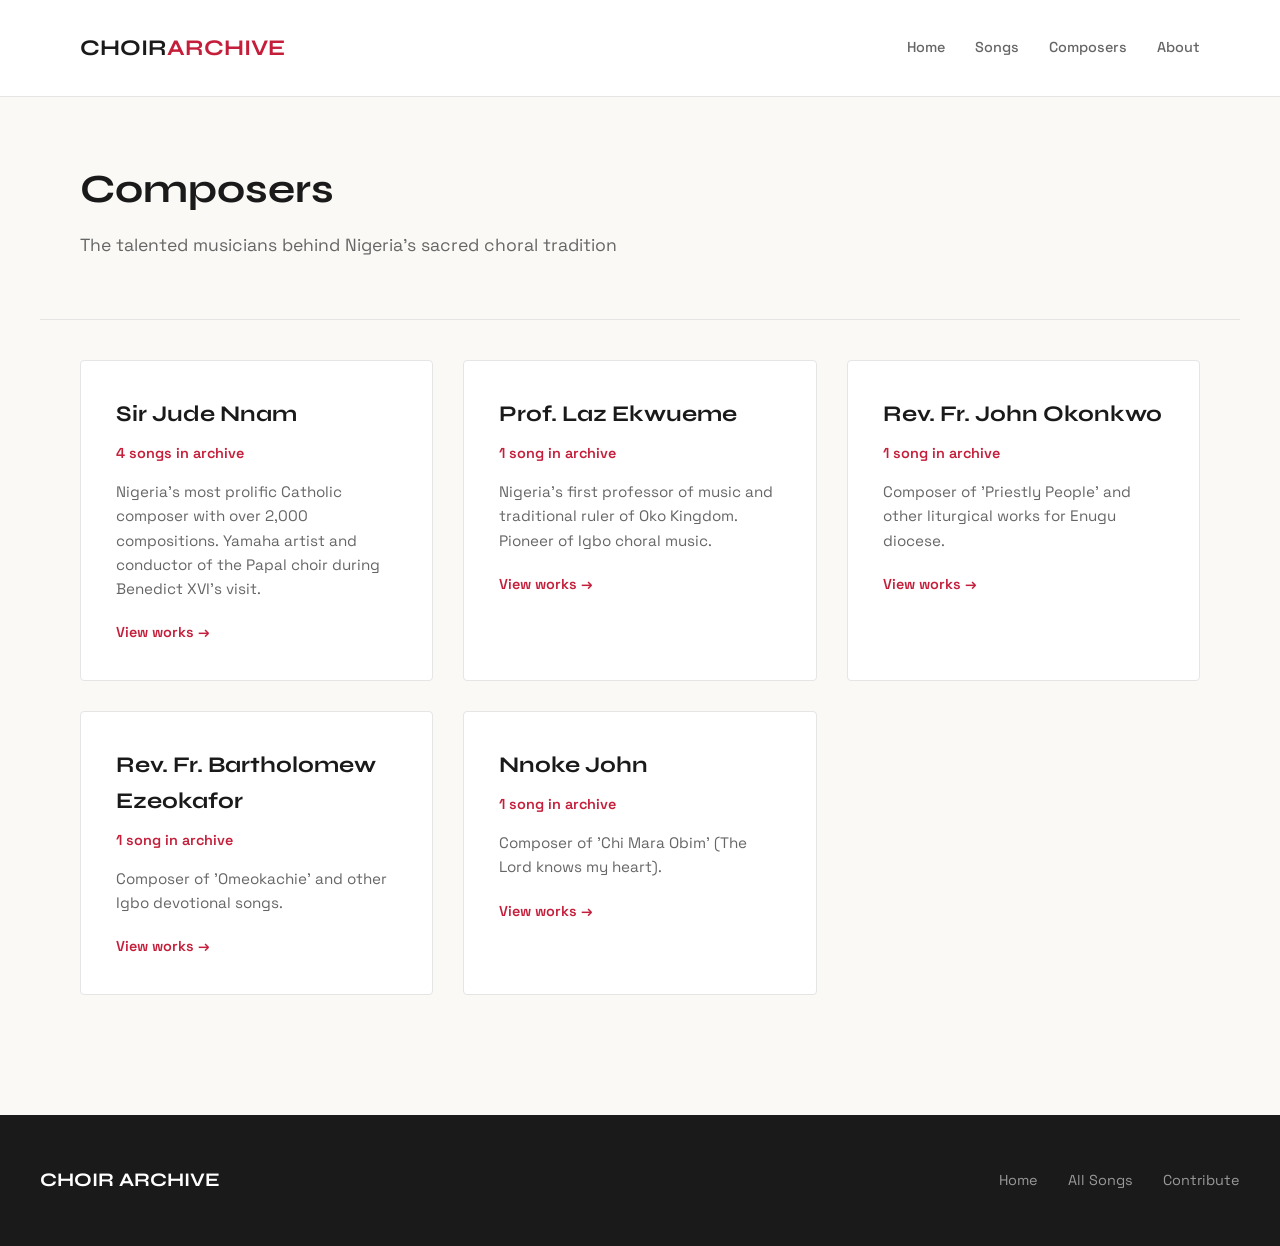
<file: composers.html>
<!DOCTYPE html>
<html lang="en">
<head>
    <meta charset="UTF-8">
    <meta name="viewport" content="width=device-width, initial-scale=1.0">
    <title>Composers - Nigerian Catholic Choir Archive</title>
    <link href="https://fonts.googleapis.com/css2?family=Space+Grotesk:wght@300;400;500;600;700&family=Syne:wght@400;500;600;700;800&display=swap" rel="stylesheet">
    <link rel="stylesheet" href="css/style.css">
    <style>
        .page-header {
            padding: 60px 40px;
            max-width: 1200px;
            margin: 0 auto;
            border-bottom: 1px solid var(--border);
        }

        .page-header h1 {
            font-family: 'Syne', sans-serif;
            font-size: 2.5rem;
            margin-bottom: 10px;
        }

        .page-header p {
            color: var(--text-muted);
            font-size: 1.1rem;
        }

        .composers-container {
            max-width: 1200px;
            margin: 0 auto;
            padding: 40px;
        }

        .composers-grid {
            display: grid;
            grid-template-columns: repeat(auto-fill, minmax(300px, 1fr));
            gap: 30px;
        }

        .composer-card {
            background: var(--card);
            border: 1px solid var(--border);
            padding: 35px;
            transition: all 0.3s;
            border-radius: 4px;
        }

        .composer-card:hover {
            border-color: var(--accent);
            transform: translateY(-5px);
            box-shadow: 0 15px 40px rgba(0,0,0,0.08);
        }

        .composer-card h3 {
            font-family: 'Syne', sans-serif;
            font-size: 1.4rem;
            margin-bottom: 10px;
        }

        .composer-card .song-count {
            color: var(--accent);
            font-weight: 600;
            font-size: 0.9rem;
            margin-bottom: 15px;
        }

        .composer-card p {
            color: var(--text-muted);
            font-size: 0.95rem;
            line-height: 1.6;
        }

        .view-works {
            display: inline-block;
            margin-top: 20px;
            color: var(--accent);
            text-decoration: none;
            font-weight: 600;
            font-size: 0.9rem;
        }

        .view-works:hover {
            text-decoration: underline;
        }
    </style>
</head>
<body>
    <header>
        <div class="header-content">
            <div class="logo">CHOIR<span>ARCHIVE</span></div>
            <nav>
                <a href="index.html">Home</a>
                <a href="songs.html">Songs</a>
                <a href="composers.html">Composers</a>
                <a href="about.html">About</a>
            </nav>
        </div>
    </header>

    <div class="page-header">
        <div style="max-width: 1200px; margin: 0 auto;">
            <h1>Composers</h1>
            <p>The talented musicians behind Nigeria's sacred choral tradition</p>
        </div>
    </div>

    <div class="composers-container">
        <div class="composers-grid" id="composersGrid">
            <!-- Populated by JS -->
        </div>
    </div>

    <footer>
        <div class="footer-content">
            <div class="footer-logo">CHOIR ARCHIVE</div>
            <div class="footer-links">
                <a href="index.html">Home</a>
                <a href="songs.html">All Songs</a>
                <a href="submit.html">Contribute</a>
            </div>
        </div>
    </footer>

    <script src="js/main.js"></script>
    <script>
        const composersData = [
            {
                name: "Sir Jude Nnam",
                songs: 4,
                bio: "Nigeria's most prolific Catholic composer with over 2,000 compositions. Yamaha artist and conductor of the Papal choir during Benedict XVI's visit."
            },
            {
                name: "Prof. Laz Ekwueme",
                songs: 1,
                bio: "Nigeria's first professor of music and traditional ruler of Oko Kingdom. Pioneer of Igbo choral music."
            },
            {
                name: "Rev. Fr. John Okonkwo",
                songs: 1,
                bio: "Composer of 'Priestly People' and other liturgical works for Enugu diocese."
            },
            {
                name: "Rev. Fr. Bartholomew Ezeokafor",
                songs: 1,
                bio: "Composer of 'Omeokachie' and other Igbo devotional songs."
            },
            {
                name: "Nnoke John",
                songs: 1,
                bio: "Composer of 'Chi Mara Obim' (The Lord knows my heart)."
            }
        ];

        function displayComposers() {
            const container = document.getElementById('composersGrid');
            
            container.innerHTML = composersData.map(composer => `
                <div class="composer-card">
                    <h3>${composer.name}</h3>
                    <div class="song-count">${composer.songs} song${composer.songs > 1 ? 's' : ''} in archive</div>
                    <p>${composer.bio}</p>
                    <a href="songs.html" class="view-works">View works →</a>
                </div>
            `).join('');
        }

        document.addEventListener('DOMContentLoaded', displayComposers);
    </script>
</body>
</html>
</file>
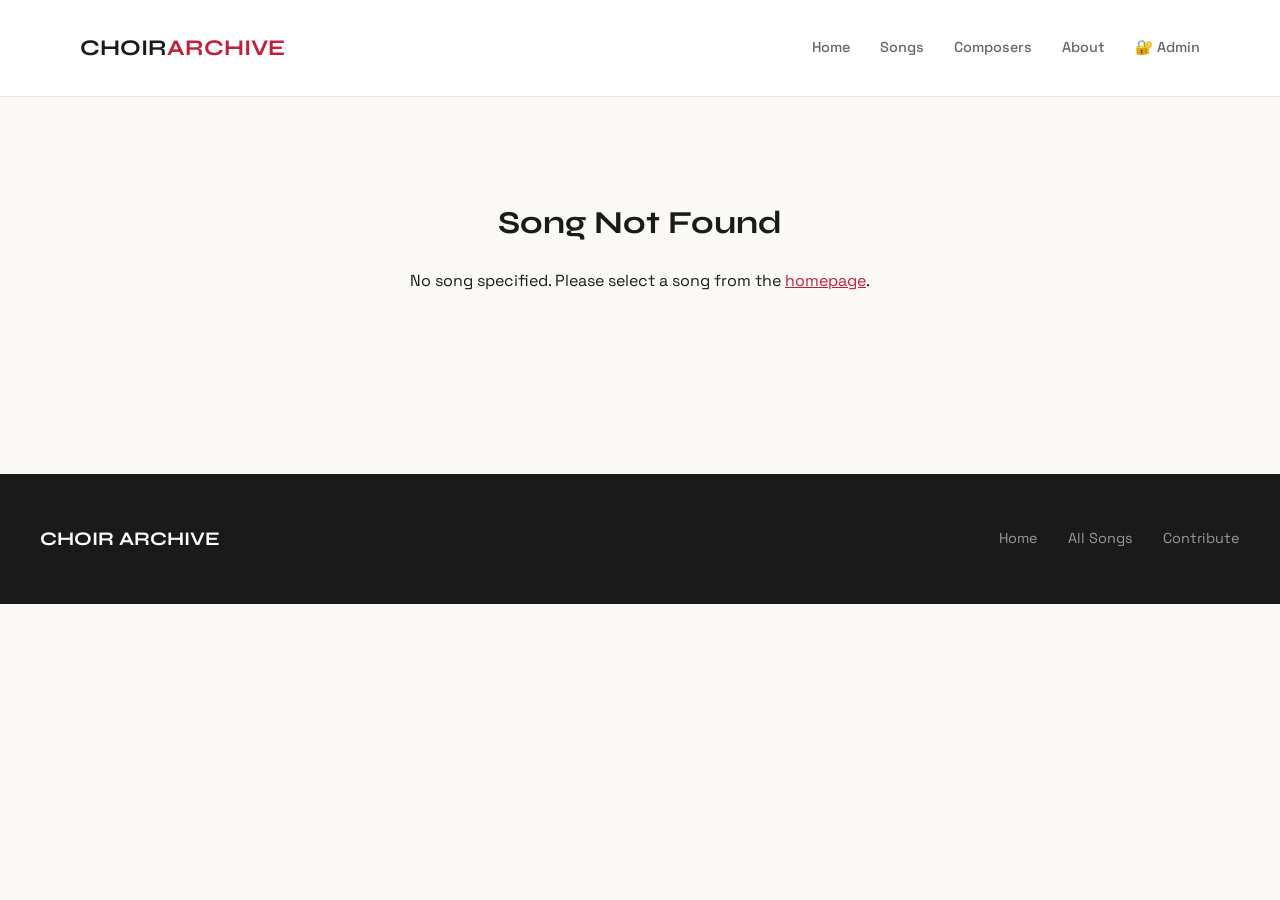
<file: song.html>
<!DOCTYPE html>
<html lang="en">
<head>
    <meta charset="UTF-8">
    <meta name="viewport" content="width=device-width, initial-scale=1.0">
    <title>Song - Nigerian Catholic Choir Archive</title>
    <link href="https://fonts.googleapis.com/css2?family=Space+Grotesk:wght@300;400;500;600;700&family=Syne:wght@400;500;600;700;800&display=swap" rel="stylesheet">
    <link rel="stylesheet" href="css/style.css">
    <style>
        .song-header {
            padding: 60px 40px;
            max-width: 1200px;
            margin: 0 auto;
            border-bottom: 1px solid var(--border);
        }

        .back-link {
            display: inline-block;
            margin-bottom: 20px;
            color: var(--accent);
            text-decoration: none;
            font-weight: 500;
        }

        .back-link:hover {
            text-decoration: underline;
        }

        .song-title {
            font-family: 'Syne', sans-serif;
            font-size: 2.5rem;
            margin-bottom: 10px;
        }

        .song-composer {
            font-size: 1.2rem;
            color: var(--text-muted);
            margin-bottom: 20px;
        }

        .song-meta-bar {
            display: flex;
            gap: 30px;
            flex-wrap: wrap;
        }

        .meta-item {
            display: flex;
            align-items: center;
            gap: 8px;
            font-size: 0.9rem;
            color: var(--text-muted);
        }

        .meta-item .label {
            font-weight: 600;
            color: var(--text);
        }

        .song-content {
            max-width: 1200px;
            margin: 0 auto;
            padding: 40px;
            display: grid;
            grid-template-columns: 1fr 1fr;
            gap: 60px;
        }

        .preview-section {
            background: var(--card);
            border: 1px solid var(--border);
            padding: 40px;
            border-radius: 4px;
            text-align: center;
            min-height: 400px;
            display: flex;
            flex-direction: column;
            align-items: center;
            justify-content: center;
        }

        .pdf-embed {
            width: 100%;
            height: 500px;
            border: none;
            border-radius: 4px;
        }

        .preview-placeholder {
            width: 100%;
            height: 300px;
            background: linear-gradient(135deg, var(--accent-light) 0%, transparent 100%);
            display: flex;
            align-items: center;
            justify-content: center;
            margin-bottom: 20px;
            border-radius: 4px;
        }

        .preview-placeholder::before {
            content: '♫';
            font-size: 100px;
            color: var(--accent);
            opacity: 0.3;
        }

        .preview-text {
            color: var(--text-muted);
            font-size: 0.9rem;
        }

        .details-section h2 {
            font-family: 'Syne', sans-serif;
            font-size: 1.5rem;
            margin-bottom: 20px;
            padding-bottom: 10px;
            border-bottom: 2px solid var(--accent);
        }

        .detail-item {
            margin-bottom: 25px;
        }

        .detail-item h4 {
            font-size: 0.85rem;
            text-transform: uppercase;
            letter-spacing: 0.05em;
            color: var(--text-muted);
            margin-bottom: 8px;
        }

        .detail-item p {
            font-size: 1.1rem;
            line-height: 1.6;
        }

        .download-section {
            margin-top: 40px;
            padding-top: 30px;
            border-top: 1px solid var(--border);
        }

        .download-btn {
            display: inline-flex;
            align-items: center;
            gap: 10px;
            padding: 16px 32px;
            background: var(--accent);
            color: white;
            text-decoration: none;
            font-weight: 600;
            border-radius: 4px;
            transition: all 0.3s;
            margin-right: 15px;
            margin-bottom: 15px;
        }

        .download-btn:hover {
            opacity: 0.9;
            transform: translateY(-2px);
            box-shadow: 0 5px 15px rgba(196, 30, 58, 0.3);
        }

        .download-btn.secondary {
            background: transparent;
            color: var(--text);
            border: 2px solid var(--border);
        }

        .download-btn.secondary:hover {
            border-color: var(--accent);
            color: var(--accent);
            box-shadow: none;
        }

        .not-found {
            text-align: center;
            padding: 100px 40px;
        }

        .not-found h2 {
            font-family: 'Syne', sans-serif;
            font-size: 2rem;
            margin-bottom: 20px;
        }

        .loading {
            text-align: center;
            padding: 100px 40px;
            font-size: 1.2rem;
            color: var(--text-muted);
        }

        @media (max-width: 900px) {
            .song-content {
                grid-template-columns: 1fr;
                padding: 30px 20px;
            }

            .song-header {
                padding: 40px 20px;
            }

            .song-title {
                font-size: 1.8rem;
            }
        }
    </style>
</head>
<body>
    <header>
        <div class="header-content">
            <div class="logo">CHOIR<span>ARCHIVE</span></div>
            <nav>
                <a href="index.html">Home</a>
                <a href="songs.html">Songs</a>
                <a href="composers.html">Composers</a>
                <a href="about.html">About</a>
                <a href="admin.html" class="admin-link">🔐 Admin</a>
            </nav>
        </div>
    </header>

    <div id="songContainer">
        <div class="loading">Loading song...</div>
    </div>

    <footer>
        <div class="footer-content">
            <div class="footer-logo">CHOIR ARCHIVE</div>
            <div class="footer-links">
                <a href="index.html">Home</a>
                <a href="songs.html">All Songs</a>
                <a href="submit.html">Contribute</a>
            </div>
        </div>
    </footer>

    <script>
        const API_URL_SONG = 'https://choir-archive-backendd.onrender.com/api';
        
        // Get song from URL (supports both ?song= and ?slug=)
        const urlParams = new URLSearchParams(window.location.search);
        const songSlug = urlParams.get('song') || urlParams.get('slug');

        async function getSong(slug) {
            try {
                const response = await fetch(`${API_URL_SONG}/songs/${slug}`);
                if (!response.ok) throw new Error('Song not found');
                return await response.json();
            } catch (error) {
                console.error('Error fetching song:', error);
                return null;
            }
        }

        function formatDate(dateString) {
            if (!dateString) return 'Recently';
            const date = new Date(dateString);
            return date.toLocaleDateString('en-US', { year: 'numeric', month: 'long', day: 'numeric' });
        }

        async function displaySong() {
            const container = document.getElementById('songContainer');
            
            if (!songSlug) {
                container.innerHTML = `
                    <div class="not-found">
                        <h2>Song Not Found</h2>
                        <p>No song specified. Please select a song from the <a href="index.html" style="color: var(--accent);">homepage</a>.</p>
                    </div>
                `;
                return;
            }

            const song = await getSong(songSlug);

            if (!song) {
                container.innerHTML = `
                    <div class="not-found">
                        <h2>Song Not Found</h2>
                        <p>The song you're looking for doesn't exist. Go back to <a href="index.html" style="color: var(--accent);">homepage</a>.</p>
                    </div>
                `;
                return;
            }

            // Update page title
            document.title = `${song.title} - Nigerian Catholic Choir Archive`;

            container.innerHTML = `
                <div class="song-header">
                    <div style="max-width: 1200px; margin: 0 auto;">
                        <a href="songs.html?category=${encodeURIComponent(song.category)}" class="back-link">← Back to ${song.category}</a>
                        <h1 class="song-title">${escapeHtml(song.title)}</h1>
                        <p class="song-composer">${escapeHtml(song.composer || 'Unknown Composer')}</p>
                        <div class="song-meta-bar">
                            <div class="meta-item">
                                <span class="label">Category:</span>
                                <span>${escapeHtml(song.category || 'General')}</span>
                            </div>
                            <div class="meta-item">
                                <span class="label">Language:</span>
                                <span>${escapeHtml(song.language || 'Not specified')}</span>
                            </div>
                            <div class="meta-item">
                                <span class="label">Added:</span>
                                <span>${formatDate(song.date_added)}</span>
                            </div>
                        </div>
                    </div>
                </div>

                <div class="song-content">
                    <div class="preview-section">
                        ${song.pdf_url ? `
                            <iframe src="${song.pdf_url}" class="pdf-embed" title="${escapeHtml(song.title)} PDF"></iframe>
                            <p class="preview-text" style="margin-top: 15px;">
                                <a href="${song.pdf_url}" target="_blank" style="color: var(--accent);">📄 Open PDF in new tab</a>
                            </p>
                        ` : `
                            <div class="preview-placeholder"></div>
                            <p class="preview-text">Sheet music preview will appear here once uploaded</p>
                        `}
                    </div>

                    <div class="details-section">
                        <h2>Song Details</h2>
                        
                        <div class="detail-item">
                            <h4>Description</h4>
                            <p>${escapeHtml(song.description) || 'No description available.'}</p>
                        </div>

                        <div class="detail-item">
                            <h4>When to Sing</h4>
                            <p>${escapeHtml(song.when_to_sing) || 'Appropriate for this part of the Mass.'}</p>
                        </div>

                        <div class="detail-item">
                            <h4>Composer</h4>
                            <p>${escapeHtml(song.composer || 'Unknown')}</p>
                        </div>

                        <div class="download-section">
                            <h2>Download</h2>
                            ${song.pdf_url ? `
                                <a href="${song.pdf_url}" class="download-btn" target="_blank">
                                    <span>📄</span> Download PDF
                                </a>
                            ` : ''}
                            ${song.audio_url ? `
                                <a href="${song.audio_url}" class="download-btn secondary" target="_blank">
                                    <span>🎵</span> Download Audio
                                </a>
                            ` : ''}
                            ${!song.pdf_url && !song.audio_url ? '<p>No downloadable files available yet.</p>' : ''}
                        </div>
                    </div>
                </div>
            `;
        }

        function escapeHtml(str) {
            if (!str) return '';
            return str.replace(/[&<>]/g, function(m) {
                if (m === '&') return '&amp;';
                if (m === '<') return '&lt;';
                if (m === '>') return '&gt;';
                return m;
            });
        }

        document.addEventListener('DOMContentLoaded', displaySong);
    </script>
</body>
</html>
</file>
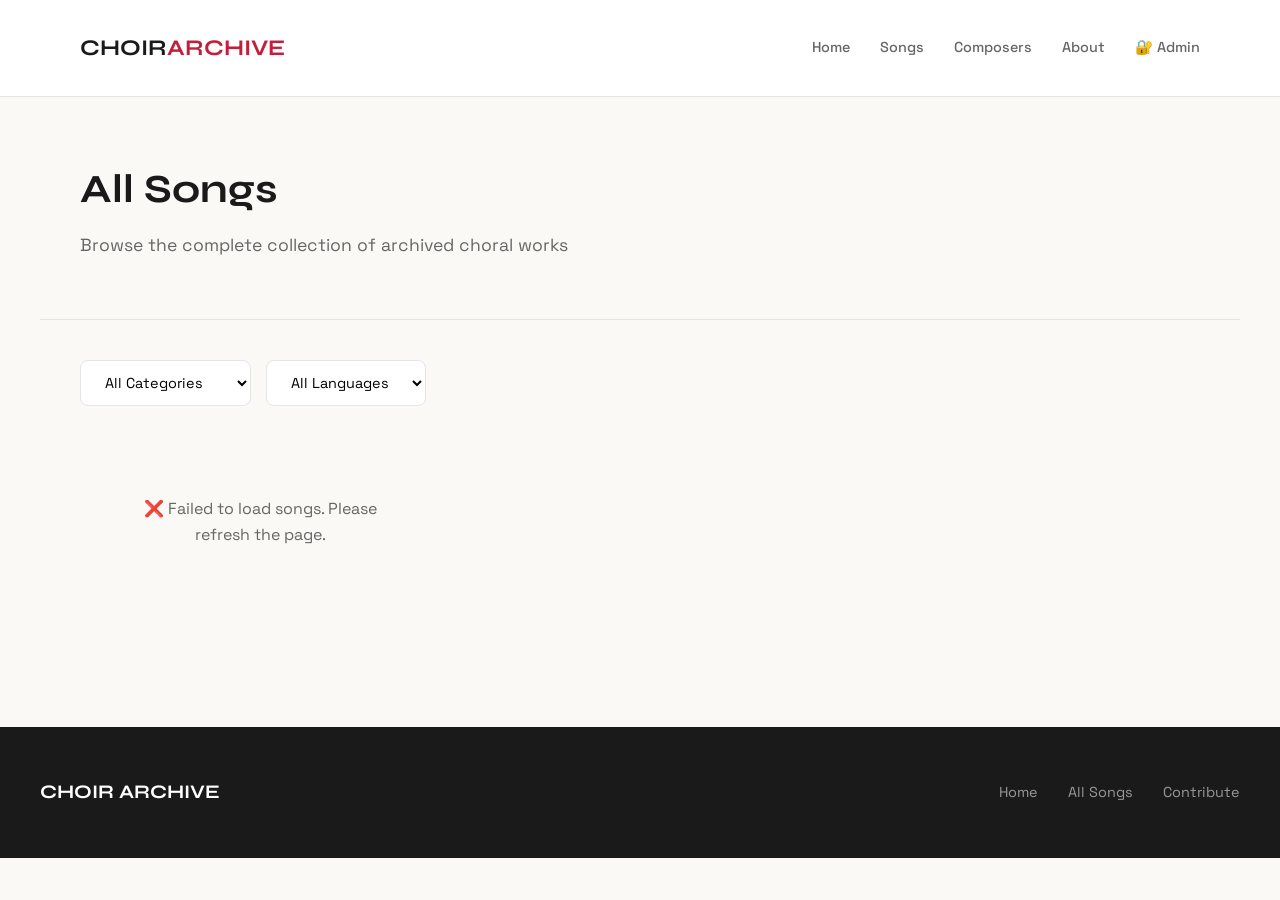
<file: songs.html>
<!DOCTYPE html>
<html lang="en">
<head>
    <meta charset="UTF-8">
    <meta name="viewport" content="width=device-width, initial-scale=1.0">
    <title>All Songs - Nigerian Catholic Choir Archive</title>
    <link href="https://fonts.googleapis.com/css2?family=Space+Grotesk:wght@300;400;500;600;700&family=Syne:wght@400;500;600;700;800&display=swap" rel="stylesheet">
    <link rel="stylesheet" href="css/style.css">
    <style>
        .page-header {
            padding: 60px 40px;
            max-width: 1200px;
            margin: 0 auto;
            border-bottom: 1px solid var(--border);
        }

        .page-header h1 {
            font-family: 'Syne', sans-serif;
            font-size: 2.5rem;
            margin-bottom: 10px;
        }

        .page-header p {
            color: var(--text-muted);
            font-size: 1.1rem;
        }

        .songs-container {
            max-width: 1200px;
            margin: 0 auto;
            padding: 40px;
        }

        .filter-bar {
            display: flex;
            gap: 15px;
            margin-bottom: 30px;
            flex-wrap: wrap;
        }

        .filter-bar select {
            padding: 12px 20px;
            border: 1px solid var(--border);
            background: var(--card);
            font-family: 'Space Grotesk', sans-serif;
            font-size: 0.9rem;
            cursor: pointer;
            border-radius: 8px;
        }

        .songs-list {
            display: grid;
            grid-template-columns: repeat(auto-fill, minmax(350px, 1fr));
            gap: 20px;
        }

        .song-row {
            background: var(--card);
            border: 1px solid var(--border);
            padding: 25px;
            cursor: pointer;
            transition: all 0.3s;
            border-radius: 8px;
            display: flex;
            justify-content: space-between;
            align-items: center;
        }

        .song-row:hover {
            border-color: var(--accent);
            transform: translateX(5px);
        }

        .song-info h3 {
            font-family: 'Syne', sans-serif;
            font-size: 1.2rem;
            margin-bottom: 5px;
        }

        .song-info p {
            color: var(--text-muted);
            font-size: 0.9rem;
        }

        .song-category {
            background: var(--bg);
            padding: 8px 16px;
            border-radius: 20px;
            font-size: 0.8rem;
            color: var(--text-muted);
            text-transform: uppercase;
        }

        .loading {
            text-align: center;
            padding: 60px;
            color: var(--text-muted);
        }

        .no-results {
            text-align: center;
            padding: 60px;
            color: var(--text-muted);
        }

        @media (max-width: 768px) {
            .songs-list {
                grid-template-columns: 1fr;
            }
            .page-header {
                padding: 40px 20px;
            }
            .songs-container {
                padding: 20px;
            }
        }
    </style>
</head>
<body>
    <header>
        <div class="header-content">
            <div class="logo">CHOIR<span>ARCHIVE</span></div>
            <nav>
                <a href="index.html">Home</a>
                <a href="songs.html">Songs</a>
                <a href="composers.html">Composers</a>
                <a href="about.html">About</a>
                <a href="admin.html" class="admin-link">🔐 Admin</a>
            </nav>
        </div>
    </header>

    <div class="page-header">
        <div style="max-width: 1200px; margin: 0 auto;">
            <h1>All Songs</h1>
            <p>Browse the complete collection of archived choral works</p>
        </div>
    </div>

    <div class="songs-container">
        <div class="filter-bar">
            <select id="categoryFilter">
                <option value="all">All Categories</option>
                <option value="Entrance">Entrance</option>
                <option value="Gloria">Gloria</option>
                <option value="Psalm">Psalm</option>
                <option value="Alleluia">Alleluia</option>
                <option value="Offertory">Offertory</option>
                <option value="Sanctus">Sanctus</option>
                <option value="Agnus Dei">Agnus Dei</option>
                <option value="Communion">Communion</option>
                <option value="Recessional">Recessional</option>
                <option value="Traditional Igbo">Traditional Igbo</option>
                <option value="Yoruba Hymn">Yoruba Hymn</option>
                <option value="Hausa">Hausa</option>
            </select>

            <select id="languageFilter">
                <option value="all">All Languages</option>
                <option value="English">English</option>
                <option value="Igbo">Igbo</option>
                <option value="Yoruba">Yoruba</option>
                <option value="Hausa">Hausa</option>
                <option value="Latin">Latin</option>
                <option value="Bilingual">Bilingual</option>
            </select>
        </div>

        <div class="songs-list" id="songsList">
            <div class="loading">Loading songs...</div>
        </div>
    </div>

    <footer>
        <div class="footer-content">
            <div class="footer-logo">CHOIR ARCHIVE</div>
            <div class="footer-links">
                <a href="index.html">Home</a>
                <a href="songs.html">All Songs</a>
                <a href="submit.html">Contribute</a>
            </div>
        </div>
    </footer>

    <script>
        const API_URL_SONGS = 'https://choir-archive-backendd.onrender.com/api';
        let allSongs = [];

        // Get category from URL (if coming from homepage)
        const urlParamsCat = new URLSearchParams(window.location.search);
        const categoryParam = urlParamsCat.get('category');
        
        // Get search query from URL (if searching)
        const searchQuery = urlParamsCat.get('search');

        async function fetchAllSongs() {
            try {
                const response = await fetch(`${API_URL_SONGS}/songs`);
                if (!response.ok) throw new Error('Failed to fetch');
                allSongs = await response.json();
                
                // Apply initial filters from URL
                if (categoryParam && categoryParam !== 'Other') {
                    document.getElementById('categoryFilter').value = categoryParam;
                }
                
                displayFilteredSongs();
            } catch (error) {
                console.error('Error:', error);
                document.getElementById('songsList').innerHTML = '<div class="no-results">❌ Failed to load songs. Please refresh the page.</div>';
            }
        }

        function displayFilteredSongs() {
            const categoryFilter = document.getElementById('categoryFilter').value;
            const languageFilter = document.getElementById('languageFilter').value;

            let filtered = [...allSongs];

            // Apply category filter
            if (categoryFilter !== 'all') {
                filtered = filtered.filter(s => s.category === categoryFilter);
            }

            // Apply language filter
            if (languageFilter !== 'all') {
                filtered = filtered.filter(s => s.language === languageFilter);
            }

            // Apply search filter (if from URL)
            if (searchQuery) {
                const query = searchQuery.toLowerCase();
                filtered = filtered.filter(s => 
                    s.title.toLowerCase().includes(query) || 
                    s.composer.toLowerCase().includes(query) ||
                    (s.description && s.description.toLowerCase().includes(query))
                );
                
                // Update header to show search results
                const headerTitle = document.querySelector('.page-header h1');
                const headerDesc = document.querySelector('.page-header p');
                if (headerTitle && headerDesc) {
                    headerTitle.innerHTML = `Search Results: "${searchQuery}"`;
                    headerDesc.innerHTML = `Found ${filtered.length} song${filtered.length !== 1 ? 's' : ''}`;
                }
            }

            const container = document.getElementById('songsList');
            
            if (filtered.length === 0) {
                container.innerHTML = '<div class="no-results">No songs found. Try a different filter.</div>';
                return;
            }

            container.innerHTML = filtered.map(song => `
                <div class="song-row" onclick="goToSong('${song.slug}')">
                    <div class="song-info">
                        <h3>${escapeHtml(song.title)}</h3>
                        <p>${escapeHtml(song.composer)} • ${escapeHtml(song.language)}</p>
                    </div>
                    <span class="song-category">${escapeHtml(song.category)}</span>
                </div>
            `).join('');
        }

        function goToSong(slug) {
            window.location.href = `song.html?song=${slug}`;
        }

        function filterSongs() {
            displayFilteredSongs();
        }

        function escapeHtml(str) {
            if (!str) return '';
            return str.replace(/[&<>]/g, function(m) {
                if (m === '&') return '&amp;';
                if (m === '<') return '&lt;';
                if (m === '>') return '&gt;';
                return m;
            });
        }

        // Event listeners
        document.getElementById('categoryFilter').addEventListener('change', filterSongs);
        document.getElementById('languageFilter').addEventListener('change', filterSongs);

        // Load songs
        fetchAllSongs();
    </script>
</body>
</html>
</file>
<file: css/style.css>
* {
    margin: 0;
    padding: 0;
    box-sizing: border-box;
}

:root {
    --bg: #faf9f6;
    --text: #1a1a1a;
    --text-muted: #666;
    --accent: #c41e3a;
    --accent-light: #e8d5d8;
    --border: #e5e5e5;
    --card: #ffffff;
}

body {
    font-family: 'Space Grotesk', sans-serif;
    background: var(--bg);
    color: var(--text);
    line-height: 1.6;
}

header {
    padding: 30px 0;
    border-bottom: 1px solid var(--border);
    background: var(--card);
    position: sticky;
    top: 0;
    z-index: 100;
}

.header-content {
    max-width: 1200px;
    margin: 0 auto;
    padding: 0 40px;
    display: flex;
    justify-content: space-between;
    align-items: center;
}

.logo {
    font-family: 'Syne', sans-serif;
    font-size: 1.4rem;
    font-weight: 700;
}

.logo span {
    color: var(--accent);
}

nav {
    display: flex;
    gap: 30px;
}

nav a {
    color: var(--text-muted);
    text-decoration: none;
    font-size: 0.9rem;
    font-weight: 500;
    transition: color 0.3s;
}

nav a:hover {
    color: var(--accent);
}

.hero {
    padding: 60px 40px;
    max-width: 1200px;
    margin: 0 auto;
    display: grid;
    grid-template-columns: 1.2fr 1fr;
    gap: 60px;
    align-items: center;
}

.hero h1 {
    font-family: 'Syne', sans-serif;
    font-size: clamp(2.5rem, 5vw, 4rem);
    font-weight: 700;
    line-height: 1.1;
    margin-bottom: 20px;
}

.hero p {
    font-size: 1.1rem;
    color: var(--text-muted);
    margin-bottom: 40px;
}

.search-box {
    display: flex;
    gap: 10px;
}

.search-box input {
    flex: 1;
    padding: 18px 24px;
    border: 2px solid var(--border);
    background: var(--card);
    font-size: 1rem;
    outline: none;
    transition: border-color 0.3s;
}

.search-box input:focus {
    border-color: var(--accent);
}

.search-box button {
    padding: 18px 32px;
    background: var(--accent);
    color: white;
    border: none;
    font-weight: 600;
    cursor: pointer;
    transition: opacity 0.3s;
}

.search-box button:hover {
    opacity: 0.9;
}

.hero-visual {
    aspect-ratio: 4/3;
    background: linear-gradient(135deg, var(--accent-light) 0%, transparent 100%);
    border-radius: 8px;
    display: flex;
    align-items: center;
    justify-content: center;
    position: relative;
}

.hero-visual::before {
    content: '♫';
    font-size: 120px;
    color: var(--accent);
    opacity: 0.3;
}

.main-layout {
    max-width: 1200px;
    margin: 0 auto;
    padding: 40px 40px;
    display: flex;
    flex-direction: column;
    gap: 50px;
}

.section-title {
    font-family: 'Syne', sans-serif;
    font-size: 1.5rem;
    margin-bottom: 25px;
    font-weight: 700;
}

.mass-section {
    width: 100%;
}

.mass-list {
    list-style: none;
    display: grid;
    grid-template-columns: repeat(auto-fill, minmax(280px, 1fr));
    gap: 12px;
}

.mass-item a {
    display: flex;
    align-items: center;
    justify-content: space-between;
    padding: 18px 20px;
    background: var(--card);
    border: 1px solid var(--border);
    text-decoration: none;
    color: var(--text);
    transition: all 0.3s;
    border-left: 3px solid transparent;
    border-radius: 4px;
}

.mass-item a:hover {
    border-left-color: var(--accent);
    background: var(--bg);
    box-shadow: 0 2px 8px rgba(0,0,0,0.05);
}

.mass-item .name {
    font-weight: 500;
    font-size: 1rem;
}

.mass-item .count {
    font-size: 0.8rem;
    color: var(--text-muted);
    background: var(--bg);
    padding: 5px 12px;
    border-radius: 20px;
    font-weight: 600;
}

.latest-section {
    width: 100%;
}

.horizontal-scroll {
    display: flex;
    gap: 20px;
    overflow-x: auto;
    padding-bottom: 20px;
    scrollbar-width: thin;
    scrollbar-color: var(--accent) var(--border);
}

.horizontal-scroll::-webkit-scrollbar {
    height: 6px;
}

.horizontal-scroll::-webkit-scrollbar-track {
    background: var(--border);
    border-radius: 3px;
}

.horizontal-scroll::-webkit-scrollbar-thumb {
    background: var(--accent);
    border-radius: 3px;
}

.song-card {
    min-width: 280px;
    background: var(--card);
    border: 1px solid var(--border);
    padding: 25px;
    cursor: pointer;
    transition: all 0.3s;
    border-radius: 4px;
}

.song-card:hover {
    border-color: var(--accent);
    transform: translateY(-4px);
    box-shadow: 0 10px 30px rgba(0,0,0,0.08);
}

.song-card .category {
    font-size: 0.75rem;
    text-transform: uppercase;
    letter-spacing: 0.05em;
    color: var(--accent);
    margin-bottom: 12px;
    font-weight: 600;
}

.song-card h4 {
    font-family: 'Syne', sans-serif;
    font-size: 1.2rem;
    margin-bottom: 8px;
    font-weight: 600;
}

.song-card .composer {
    color: var(--text-muted);
    font-size: 0.9rem;
}

.song-card .meta {
    margin-top: 20px;
    padding-top: 15px;
    border-top: 1px solid var(--border);
    font-size: 0.85rem;
    color: var(--text-muted);
}

.stats-bar {
    display: flex;
    gap: 40px;
    padding: 30px 0;
    border-top: 1px solid var(--border);
    margin-top: 30px;
}

.stat h3 {
    font-family: 'Syne', sans-serif;
    font-size: 2rem;
    color: var(--accent);
    font-weight: 700;
}

.stat p {
    color: var(--text-muted);
    font-size: 0.85rem;
}

footer {
    background: var(--text);
    color: white;
    padding: 50px 40px;
    margin-top: 80px;
}

.footer-content {
    max-width: 1200px;
    margin: 0 auto;
    display: flex;
    justify-content: space-between;
    align-items: center;
}

.footer-logo {
    font-family: 'Syne', sans-serif;
    font-size: 1.2rem;
    font-weight: 700;
}

.footer-links {
    display: flex;
    gap: 30px;
}

.footer-links a {
    color: #999;
    text-decoration: none;
    font-size: 0.9rem;
    transition: color 0.3s;
}

.footer-links a:hover {
    color: white;
}

@media (max-width: 768px) {
    .hero {
        grid-template-columns: 1fr;
        padding: 40px 20px;
    }

    .hero-visual {
        display: none;
    }

    .main-layout {
        padding: 30px 20px;
    }

    .mass-list {
        grid-template-columns: 1fr;
    }

    .header-content {
        padding: 0 20px;
    }

    .footer-content {
        flex-direction: column;
        gap: 20px;
        text-align: center;
    }
}
</file>
